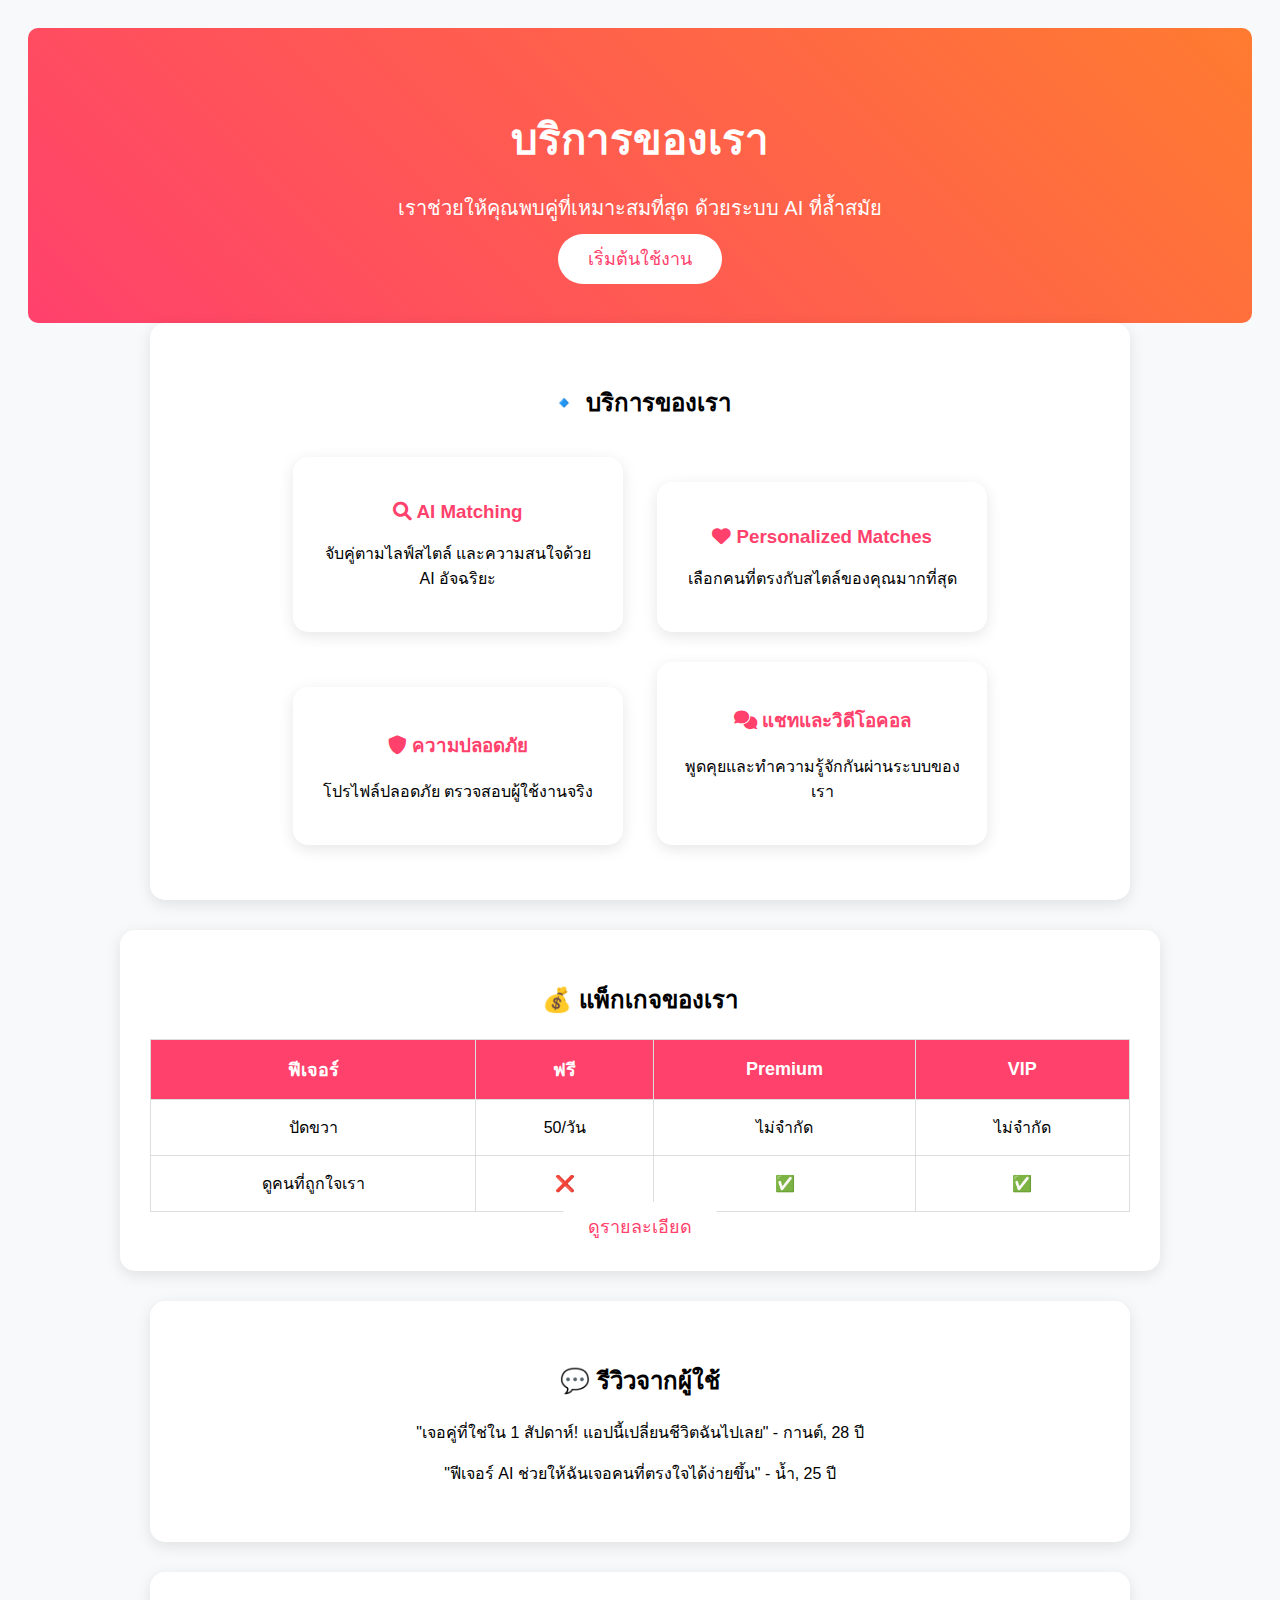
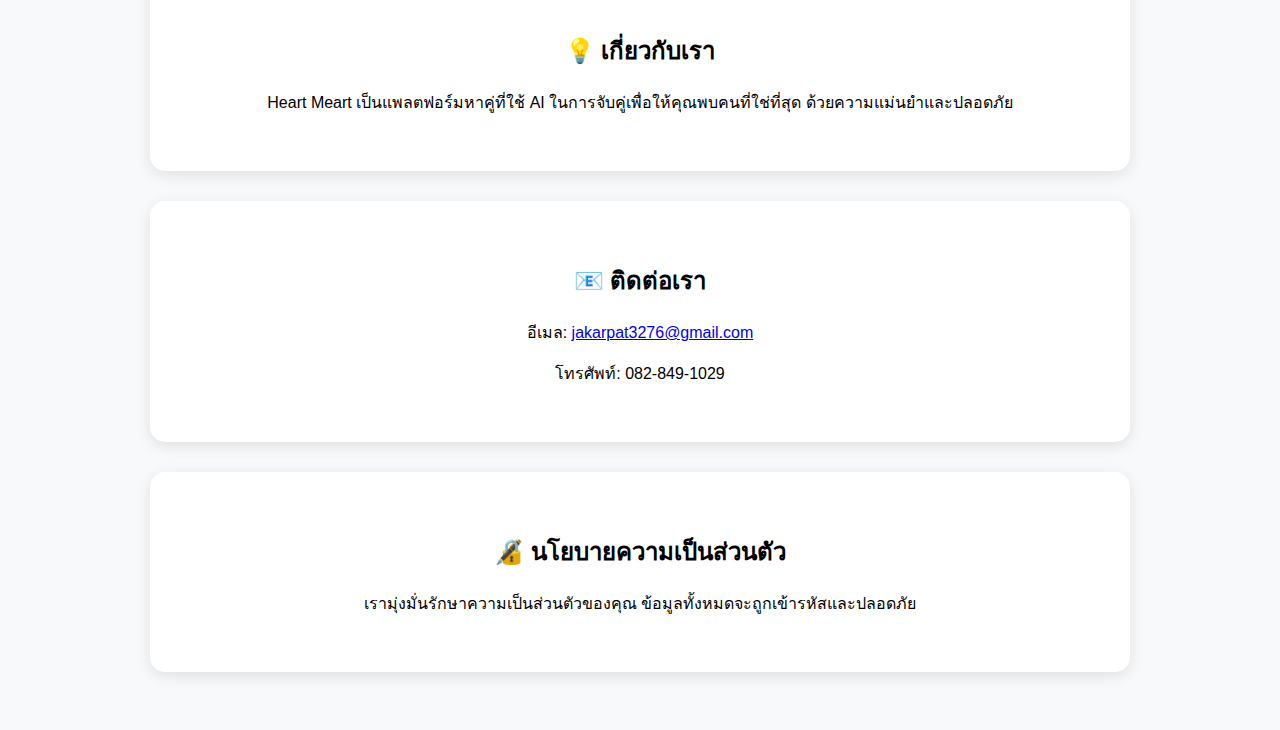
<file: contact.html>
<!DOCTYPE html>
<html lang="th">
<head>
    <meta charset="UTF-8">
    <meta name="viewport" content="width=device-width, initial-scale=1.0">
    <title>บริการของเรา - Heart Meart</title>
    <link rel="stylesheet" href="https://cdnjs.cloudflare.com/ajax/libs/font-awesome/6.0.0/css/all.min.css">
    <style>
        body { font-family: Arial, sans-serif; text-align: center; background: #f8f9fa; padding: 20px; }
        .hero { background: linear-gradient(45deg, #ff416c, #ff7b30); padding: 50px; color: white; border-radius: 10px; }
        .hero h1 { font-size: 42px; margin-bottom: 10px; }
        .hero p { font-size: 20px; }
        .button { padding: 15px 30px; background: white; color: #ff416c; font-size: 18px; border-radius: 30px; text-decoration: none; transition: 0.3s; }
        .button:hover { background: #ff416c; color: white; }
        .section { background: white; padding: 30px; border-radius: 15px; box-shadow: 0 4px 15px rgba(0,0,0,0.1); width: 80%; margin: auto; margin-bottom: 30px; }
        .services, .reviews, .about, .contact, .privacy { padding: 40px 0; }
        .service-box { display: inline-block; background: white; padding: 25px; margin: 15px; border-radius: 15px; box-shadow: 0 4px 15px rgba(0,0,0,0.1); width: 280px; transition: 0.3s; }
        .service-box:hover { transform: scale(1.05); }
        .service-box h3 { color: #ff416c; }
        .pricing table { width: 100%; border-collapse: collapse; margin-top: 20px; }
        .pricing th, .pricing td { border: 1px solid #ddd; padding: 15px; text-align: center; }
        .pricing th { background: #ff416c; color: white; font-size: 18px; }
    </style>
</head>
<body>
    <div class="hero">
        <h1>บริการของเรา</h1>
        <p>เราช่วยให้คุณพบคู่ที่เหมาะสมที่สุด ด้วยระบบ AI ที่ล้ำสมัย</p>
        <a href="index.html" class="button">เริ่มต้นใช้งาน</a>
    </div>

    <div class="services section">
        <h2>🔹 บริการของเรา</h2>
        <div class="service-box">
            <h3><i class="fas fa-search"></i> AI Matching</h3>
            <p>จับคู่ตามไลฟ์สไตล์ และความสนใจด้วย AI อัจฉริยะ</p>
        </div>
        <div class="service-box">
            <h3><i class="fas fa-heart"></i> Personalized Matches</h3>
            <p>เลือกคนที่ตรงกับสไตล์ของคุณมากที่สุด</p>
        </div>
        <div class="service-box">
            <h3><i class="fas fa-shield-alt"></i> ความปลอดภัย</h3>
            <p>โปรไฟล์ปลอดภัย ตรวจสอบผู้ใช้งานจริง</p>
        </div>
        <div class="service-box">
            <h3><i class="fas fa-comments"></i> แชทและวิดีโอคอล</h3>
            <p>พูดคุยและทำความรู้จักกันผ่านระบบของเรา</p>
        </div>
    </div>

    <div class="pricing section">
        <h2>💰 แพ็กเกจของเรา</h2>
        <table>
            <tr>
                <th>ฟีเจอร์</th> <th>ฟรี</th> <th>Premium</th> <th>VIP</th>
            </tr>
            <tr>
                <td>ปัดขวา</td> <td>50/วัน</td> <td>ไม่จำกัด</td> <td>ไม่จำกัด</td>
            </tr>
            <tr>
                <td>ดูคนที่ถูกใจเรา</td> <td>❌</td> <td>✅</td> <td>✅</td>
            </tr>
        </table>
        <a href="pricing.html" class="button">ดูรายละเอียด</a>
    </div>

    <div class="reviews section">
        <h2>💬 รีวิวจากผู้ใช้</h2>
        <p>"เจอคู่ที่ใช่ใน 1 สัปดาห์! แอปนี้เปลี่ยนชีวิตฉันไปเลย" - กานต์, 28 ปี</p>
        <p>"ฟีเจอร์ AI ช่วยให้ฉันเจอคนที่ตรงใจได้ง่ายขึ้น" - น้ำ, 25 ปี</p>
    </div>

    <div class="about section">
        <h2>💡 เกี่ยวกับเรา</h2>
        <p>Heart Meart เป็นแพลตฟอร์มหาคู่ที่ใช้ AI ในการจับคู่เพื่อให้คุณพบคนที่ใช่ที่สุด ด้วยความแม่นยำและปลอดภัย</p>
    </div>

    <div class="contact section">
        <h2>📧 ติดต่อเรา</h2>
        <p>อีเมล: <a href="send_email.php">jakarpat3276@gmail.com</a></p>
        <p>โทรศัพท์: 082-849-1029</p>
    </div>

    <div class="privacy section">
        <h2>🔏 นโยบายความเป็นส่วนตัว</h2>
        <p>เรามุ่งมั่นรักษาความเป็นส่วนตัวของคุณ ข้อมูลทั้งหมดจะถูกเข้ารหัสและปลอดภัย</p>
    </div>
</body>
</html>
</file>
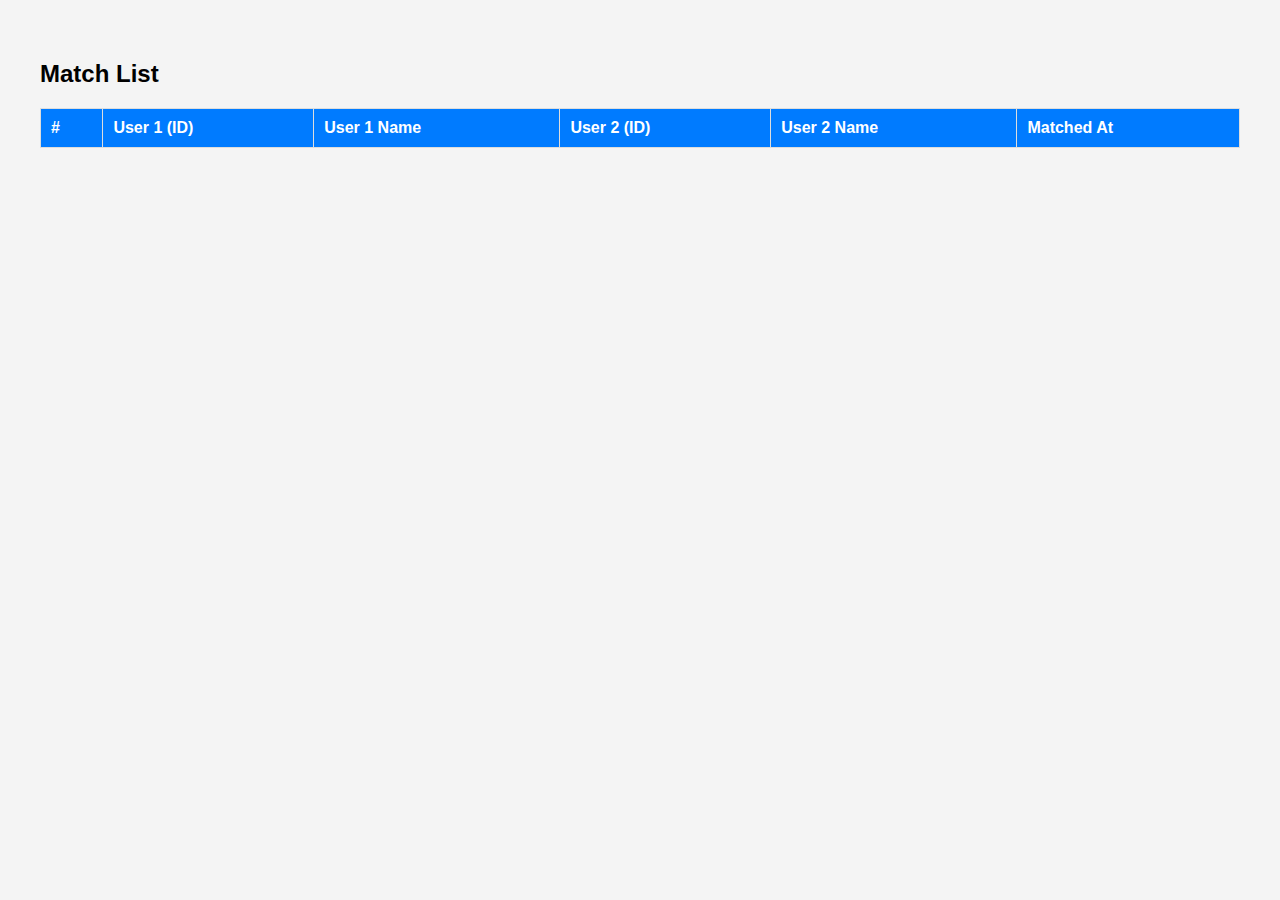
<file: load_matches.html>
<!DOCTYPE html>
<html lang="th">
<head>
    <meta charset="UTF-8">
    <meta name="viewport" content="width=device-width, initial-scale=1.0">
    <title>Match List</title>
    <style>
        body {
            font-family: Arial, sans-serif;
            margin: 20px;
            padding: 20px;
            background-color: #f4f4f4;
        }
        table {
            width: 100%;
            border-collapse: collapse;
            background: white;
        }
        th, td {
            padding: 10px;
            border: 1px solid #ddd;
            text-align: left;
        }
        th {
            background: #007BFF;
            color: white;
        }
        tr:nth-child(even) {
            background: #f2f2f2;
        }
    </style>
</head>
<body>

<h2>Match List</h2>

<table>
    <thead>
        <tr>
            <th>#</th>
            <th>User 1 (ID)</th>
            <th>User 1 Name</th>
            <th>User 2 (ID)</th>
            <th>User 2 Name</th>
            <th>Matched At</th>
        </tr>
    </thead>
    <tbody id="matchTable">
        <!-- ข้อมูลจะถูกโหลดจาก AJAX -->
    </tbody>
</table>
<script>
    fetch('load_matches.php')
    .then(response => response.json())
    .then(data => {
        console.log("📢 Data received:", data); // ตรวจสอบข้อมูล
        let tableBody = document.getElementById("matchTable");

        if (data.length > 0 && !data.message) {
            let index = 1;
            data.forEach(match => {
                let row = `<tr>
                    <td>${index}</td>
                    <td>${match.user1}</td>
                    <td>${match.user1_name}</td>
                    <td>${match.user2}</td>
                    <td>${match.user2_name}</td>
                    <td>${match.matched_at}</td>
                </tr>`;
                tableBody.innerHTML += row;
                index++;
            });
        } else {
            tableBody.innerHTML = "<tr><td colspan='6' style='text-align:center;'>⚠️ ไม่มีข้อมูลการแมตช์</td></tr>";
        }
    })
    .catch(error => console.error("❌ Error fetching match data:", error));

</script>

</body>
</html>
</file>
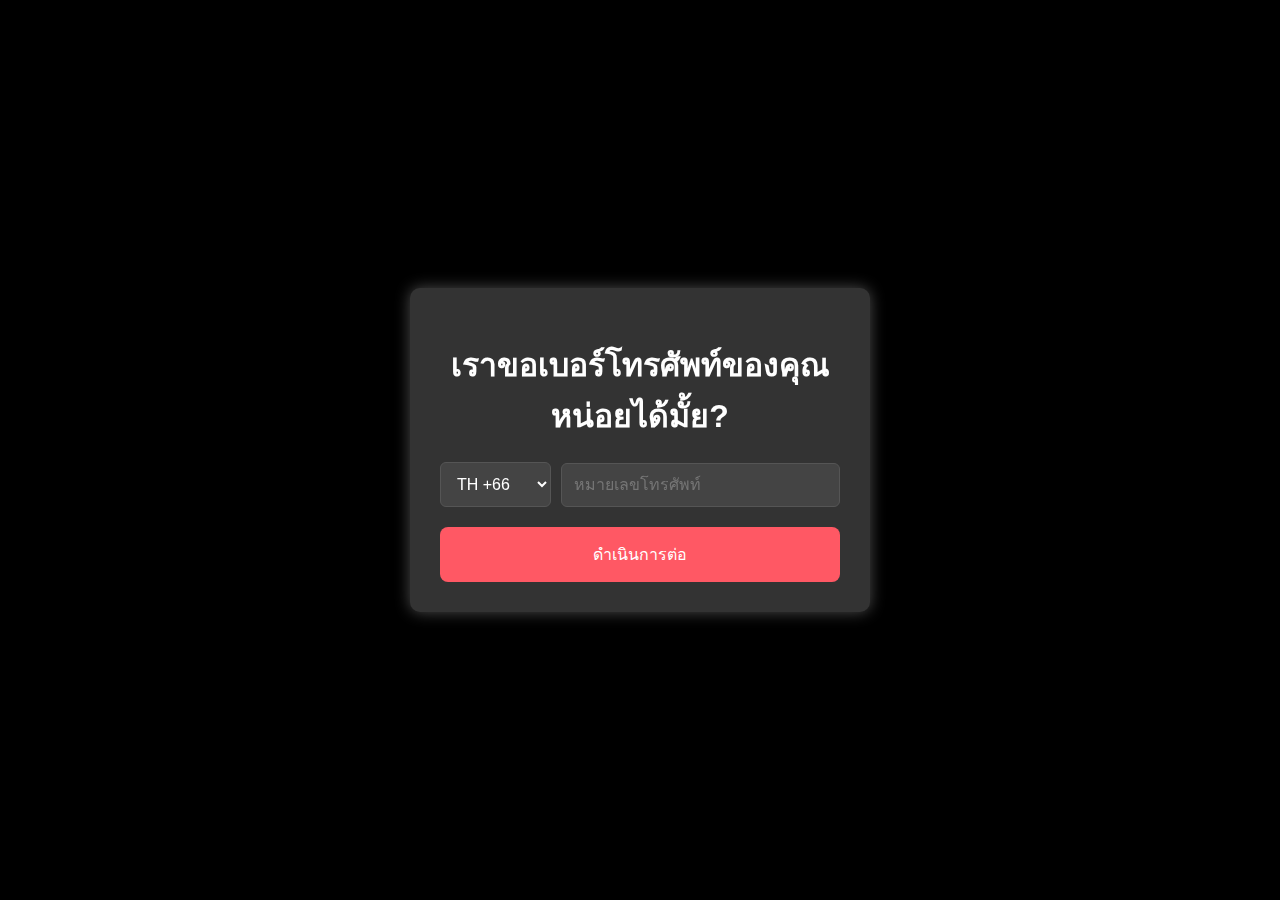
<file: phone_login.html>
<!DOCTYPE html>
<html lang="th">
<head>
    <meta charset="UTF-8">
    <meta name="viewport" content="width=device-width, initial-scale=1.0">
    <title>เข้าสู่ระบบด้วยหมายเลขโทรศัพท์</title>
    <link rel="stylesheet" href="styles.css">
</head>
<style>
   body {
    margin: 0;
    font-family: Arial, sans-serif;
    background-color: #000000;
    display: flex;
    justify-content: center;
    align-items: center;
    height: 100vh;
}

.modal {
    background-color: #333; /* Darker background */
    padding: 30px;
    border-radius: 10px;
    box-shadow: 0 0 15px rgba(255, 255, 255, 0.3);
    text-align: center;
    max-width: 400px;
    width: 100%;
}

.modal h2 {
    color: white;
    font-size: 22px;
    margin-bottom: 20px;
}

.form-group {
    margin-bottom: 20px;
    display: flex;
    align-items: center;
}

label {
    display: none; /* ซ่อน label */
}

select, input[type="tel"] {
    padding: 12px;
    font-size: 16px;
    border-radius: 6px;
    border: 1px solid #555;
    background-color: #444;
    color: white;
}

select {
    width: 30%;
    margin-right: 10px; /* ระยะห่างระหว่าง select และ input */
}

input[type="tel"] {
    width: 70%;
}

button {
    width: 100%;
    padding: 15px;
    font-size: 16px;
    border-radius: 8px;
    border: none;
    cursor: pointer;
    background-color: #ff5864;
    color: white;
    transition: background-color 0.3s ease;
}

button:hover {
    background-color: #ff4040;
}

p {
    color: #bbb;
    font-size: 12px;
    margin-top: 20px;
}
</style>
<body>
    <div class="modal" id="phoneLoginModal">
        <h1 style="color: white;">เราขอเบอร์โทรศัพท์ของคุณหน่อยได้มั้ย?</h1>
        <form id="phoneLoginForm">
            <div class="form-group">
                <select id="country" name="country">
                    <option value="TH" selected>TH +66</option>
                    <option value="US">US +1</option>
                    <option value="CN">CN +86</option>
                    <option value="IN">IN +91</option>
                    <option value="JP">JP +81</option>
                </select>
                <input type="tel" id="phone" name="phone" placeholder="หมายเลขโทรศัพท์" required>
            </div>
            <button type="submit">ดำเนินการต่อ</button>
        </form>

        <script>
            document.getElementById('phoneLoginForm').addEventListener('submit', function(event) {
                event.preventDefault(); // ป้องกันการรีเฟรชหน้าเมื่อกด submit
                
                const phone = document.getElementById('phone').value;
                const country = document.getElementById('country').value;

                fetch('http://localhost:3000/send-otp', {
    method: 'POST',
    headers: { 'Content-Type': 'application/json' },
    body: JSON.stringify({ phone: phone, country: country })
})

                .then(response => response.json())
                .then(data => {
                    if (data.success) {
                        alert("ส่ง OTP สำเร็จ");
                    } else {
                        alert("เกิดข้อผิดพลาด: " + data.message);
                    }
                })
                .catch(error => {
                    alert("เกิดข้อผิดพลาดในการเชื่อมต่อ");
                });
            });
        </script>
    </div>

    <script>
        // Node.js server-side code
        const express = require('express');
        const bodyParser = require('body-parser');
        const cors = require('cors');
        const axios = require('axios'); // ใช้ axios สำหรับส่งคำขอไปยัง Infobip

        const app = express();
        app.use(cors());
        app.use(bodyParser.json());

        // Infobip credentials
        const infobipApiKey = 'a2ad188d379a7192cde1ac7144b9e9c2-0f66cb2f-0291-4edc-a021-d08532db0c41'; // แทนที่ด้วย API Key ของ Infobip
        const infobipBaseUrl = 'm31k34.api.infobip.com'; // เปลี่ยน YOUR_DOMAIN เป็นโดเมนของคุณ

        app.post('/send-otp', async (req, res) => {
            const { phone, country } = req.body;
            const fullPhoneNumber = `${country === 'TH' ? '+66' : ''}${phone}`;
            const otpCode = Math.floor(100000 + Math.random() * 900000); // สร้างรหัส OTP

            try {
                // ส่งคำขอไปยัง Infobip API
                const response = await axios.post(
                    `${infobipBaseUrl}/sms/2/text/advanced`,
                    {
                        messages: [
                            {
                                destinations: [{ to: fullPhoneNumber }],
                                from: 'InfoSMS', // ตั้งชื่อผู้ส่ง
                                text: `Your OTP code is ${otpCode}`,
                            },
                        ],
                    },
                    {
                        headers: {
                            Authorization: `App ${infobipApiKey}`, // ใส่ API Key ใน Header
                            'Content-Type': 'application/json',
                        },
                    }
                );

                res.json({ success: true, messageId: response.data.messages[0].messageId });
            } catch (error) {
                console.error('Error sending OTP:', error.response?.data || error.message);
                res.status(500).json({ success: false, message: error.response?.data || error.message });
            }
        });

        const PORT = process.env.PORT || 4000;
app.listen(PORT, () => console.log(`Server is running on http://localhost:${PORT}`));

    </script>
</body>
</html>
</file>
<file: styles.css>
body {
    font-family: Arial, sans-serif;
    background-image: url('https://tinder.com/static/build/ac062d1b428513b9c13d11026d330e34.webp');
    background-size: cover;
    background-position: center;
    background-repeat: no-repeat;
    background-attachment: fixed;
    display: flex;
    justify-content: center;
    align-items: center;
    height: 100vh;
    margin: 0;
}

body::before {
    content: "";
    position: fixed;
    top: 0;
    left: 0;
    width: 100%;
    height: 100%;
    background-color: rgba(0, 0, 0, 0.5);
    z-index: -1;
}

.modal {
    background-color: rgba(30, 30, 30, 0.9);
    border-radius: 10px;
    padding: 20px;
    width: 300px;
    text-align: center;
    box-shadow: 0 0 20px rgba(0, 0, 0, 0.3);
}

.logo {
    color: #ff3b5c;
    font-size: 24px;
    margin-bottom: 10px;
}

h2 {
    color: white;
    margin-bottom: 20px;
}

p {
    color: #a0a0a0;
    font-size: 12px;
    margin-bottom: 20px;
}

.btn {
    display: block;
    width: 100%;
    padding: 10px;
    margin-bottom: 10px;
    border: none;
    border-radius: 5px;
    font-weight: bold;
    cursor: pointer;
}

.btn-google { background-color: #4285F4; color: white; }
.btn-line { background-color: #00B900; color: white; }
.btn-facebook { background-color: #3b5998; color: white; }
.btn-phone { background-color: #333; color: white; }

.help-text {
    color: #4285F4;
    font-size: 12px;
    margin-top: 20px;
}

.download-text {
    color: white;
    font-size: 14px;
    margin-top: 20px;
}

.app-stores {
    display: flex;
    justify-content: center;
    margin-top: 10px;
}

.app-stores img {
    height: 30px;
    margin: 0 5px;
}
.btn-phone {
    background-color: #ffffff; /* เปลี่ยนสีพื้นหลังเป็นสีขาว */
    color: #000000; /* เปลี่ยนสีตัวอักษรเป็นสีดำ */
}
</file>
